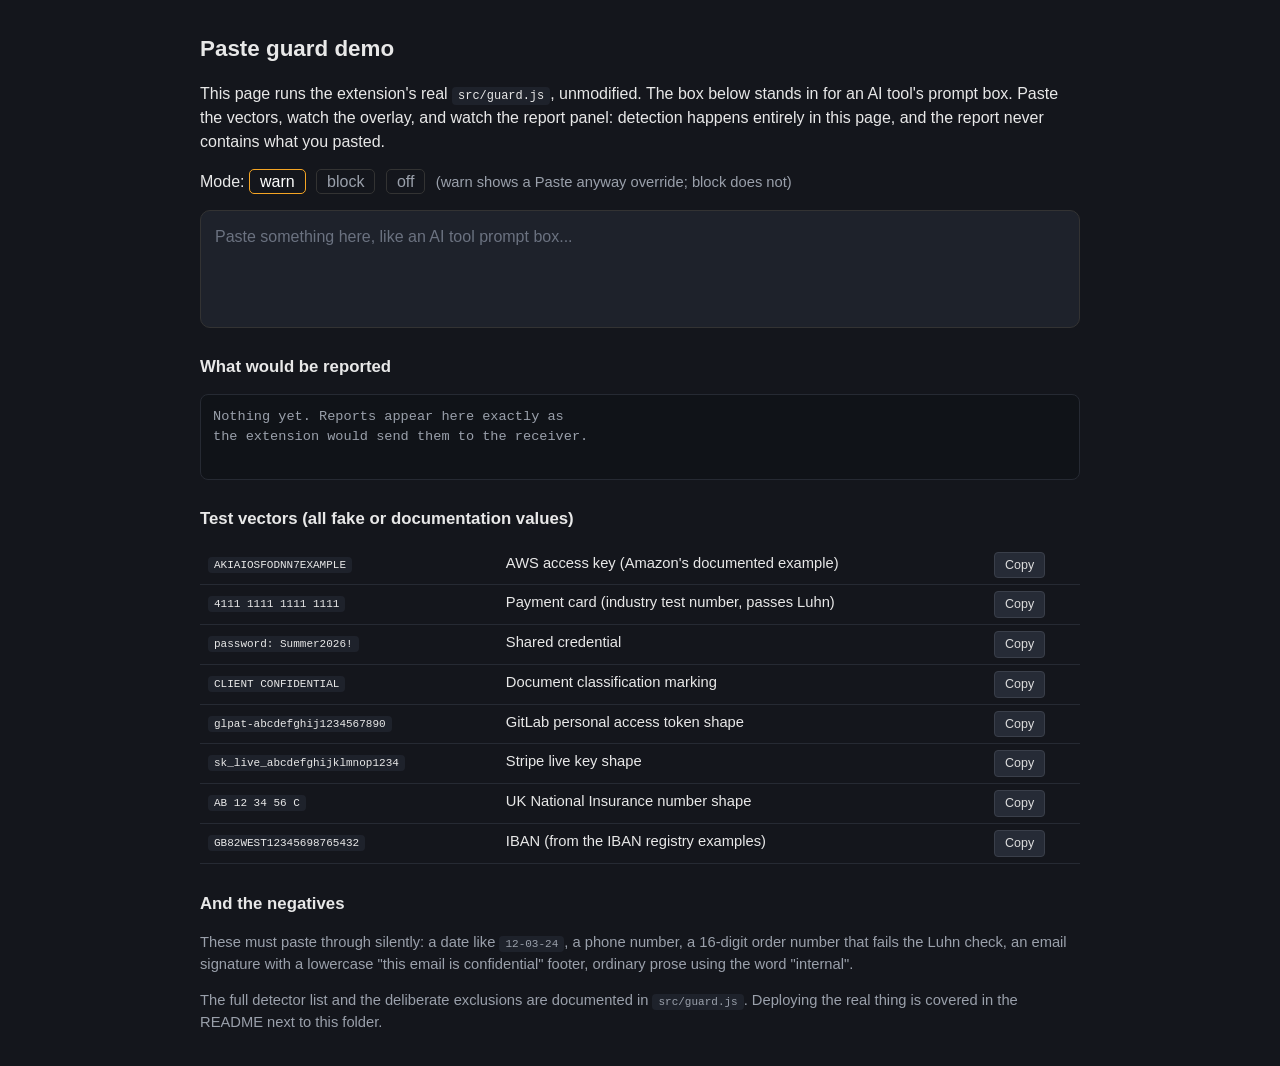
<file: extension/demo/index.html>
<!DOCTYPE html>
<!--
  Copyright 2026 Aman Karir
  SPDX-License-Identifier: Apache-2.0
  Part of Shadow AI Guard, https://github.com/AmanSK5/shadow-ai-guard
-->

<html lang="en">
<head>
<meta charset="utf-8">
<title>AI Guard - paste guard demo</title>
<!--
  Zero-install demo of the paste guard. This page loads the REAL, unmodified
  ../src/guard.js and stubs the three chrome.* calls it makes, so what you
  see is exactly what the deployed extension does: same detectors, same
  interception, same overlay. The "what would be reported" panel shows the
  full payload the extension would send. Note what is not in it.

  Run it: open this file in any browser from a clone of the repo
  (double-click works; or `python3 -m http.server` from the repo root and
  visit /extension/demo/). Mode links reload with ?mode=warn|block|off.
-->
<style>
  :root { color-scheme: dark; }
  body { font-family: -apple-system, "Segoe UI", sans-serif; background:#14161c;
         color:#e8e8e8; max-width:880px; margin:32px auto; padding:0 20px;
         line-height:1.5; }
  h1 { font-size:1.4em; } h2 { font-size:1.05em; margin-top:1.6em; }
  .muted { color:#9aa0ab; font-size:0.92em; }
  .mode a { color:#9aa0ab; text-decoration:none; padding:3px 10px;
            border:1px solid #333; border-radius:5px; margin-right:6px; }
  .mode a.active { color:#fff; border-color:#f5a524; }
  #prompt { min-height:88px; background:#1e222b; border:1px solid #333;
            border-radius:10px; padding:14px; margin-top:10px; outline:none;
            white-space:pre-wrap; }
  #prompt:empty::before { content:"Paste something here, like an AI tool prompt box..."; color:#6b7280; }
  table { border-collapse:collapse; width:100%; font-size:0.92em; }
  td { padding:6px 8px; border-bottom:1px solid #262a33; vertical-align:top; }
  code { background:#1e222b; padding:2px 6px; border-radius:4px;
         font-size:0.92em; word-break:break-all; }
  button.copy { background:#262b36; color:#ddd; border:1px solid #3a3f4a;
                border-radius:4px; padding:3px 10px; cursor:pointer;
                font:inherit; font-size:0.85em; }
  button.copy:active { background:#3a3f4a; }
  #report { background:#101318; border:1px solid #262a33; border-radius:8px;
            padding:12px; min-height:60px; font-family:ui-monospace, monospace;
            font-size:0.85em; white-space:pre-wrap; }
  .ok { color:#4ade80; }
</style>
</head>
<body>

<h1>Paste guard demo</h1>
<p>This page runs the extension's real <code>src/guard.js</code>, unmodified.
The box below stands in for an AI tool's prompt box. Paste the vectors,
watch the overlay, and watch the report panel: detection happens entirely
in this page, and the report never contains what you pasted.</p>

<p class="mode">Mode:
  <a href="?mode=warn" id="m-warn">warn</a>
  <a href="?mode=block" id="m-block">block</a>
  <a href="?mode=off" id="m-off">off</a>
  <span class="muted">(warn shows a Paste anyway override; block does not)</span>
</p>

<div id="prompt" contenteditable="true"></div>

<h2>What would be reported</h2>
<div id="report" class="muted">Nothing yet. Reports appear here exactly as
the extension would send them to the receiver.</div>

<h2>Test vectors (all fake or documentation values)</h2>
<table id="vectors">
  <tr><td><code>AKIAIOSFODNN7EXAMPLE</code></td><td>AWS access key (Amazon's documented example)</td><td></td></tr>
  <tr><td><code>4111 1111 1111 1111</code></td><td>Payment card (industry test number, passes Luhn)</td><td></td></tr>
  <tr><td><code>password: Summer2026!</code></td><td>Shared credential</td><td></td></tr>
  <tr><td><code>CLIENT CONFIDENTIAL</code></td><td>Document classification marking</td><td></td></tr>
  <tr><td><code>glpat-abcdefghij1234567890</code></td><td>GitLab personal access token shape</td><td></td></tr>
  <tr><td><code>sk_live_abcdefghijklmnop1234</code></td><td>Stripe live key shape</td><td></td></tr>
  <tr><td><code>AB 12 34 56 C</code></td><td>UK National Insurance number shape</td><td></td></tr>
  <tr><td><code>GB82WEST12345698765432</code></td><td>IBAN (from the IBAN registry examples)</td><td></td></tr>
</table>

<h2>And the negatives</h2>
<p class="muted">These must paste through silently: a date like
<code>12-03-24</code>, a phone number, a 16-digit order number that fails
the Luhn check, an email signature with a lowercase "this email is
confidential" footer, ordinary prose using the word "internal".</p>

<p class="muted">The full detector list and the deliberate exclusions are
documented in <code>src/guard.js</code>. Deploying the real thing is
covered in the README next to this folder.</p>

<script>
  // Stub the three chrome.* touchpoints guard.js uses. Everything else on
  // this page is presentation.
  const params = new URLSearchParams(location.search);
  const mode = ["warn","block","off"].includes(params.get("mode")) ? params.get("mode") : "warn";
  document.getElementById("m-" + mode).classList.add("active");

  window.__demoReport = function (msg) {
    // Render what the background worker would POST, mapped exactly as
    // background.js maps it. The pasted content is not available here,
    // by construction: guard.js never includes it in the message.
    const payload = {
      tool: location.hostname || "demo.local",
      surface: "browser",
      source: "paste_guard",
      severity: "warn",
      evidence: "paste " + msg.action + ": " + msg.detectors.join(","),
      device: "demo-machine",
      reported_at: msg.ts,
    };
    const el = document.getElementById("report");
    el.classList.remove("muted");
    el.textContent = JSON.stringify(payload, null, 2) +
      "\n\n" + el.textContent.replace(/^Nothing yet[\s\S]*$/, "");
  };

  window.chrome = {
    storage: { managed: { get: async () => ({ pasteGuardMode: mode }) } },
    runtime: { sendMessage: (msg) => { if (msg && msg.type === "paste-guard") window.__demoReport(msg); } },
  };

  // Copy buttons for the vectors
  document.querySelectorAll("#vectors tr").forEach((row) => {
    const codeEl = row.querySelector("code");
    const cell = row.querySelectorAll("td")[2];
    if (!codeEl || !cell) return;
    const b = document.createElement("button");
    b.className = "copy"; b.textContent = "Copy";
    b.addEventListener("click", async () => {
      await navigator.clipboard.writeText(codeEl.textContent);
      b.textContent = "Copied"; b.classList.add("ok");
      setTimeout(() => { b.textContent = "Copy"; b.classList.remove("ok"); }, 1200);
    });
    cell.appendChild(b);
  });
</script>
<script src="../src/guard.js"></script>
</body>
</html>
</file>
